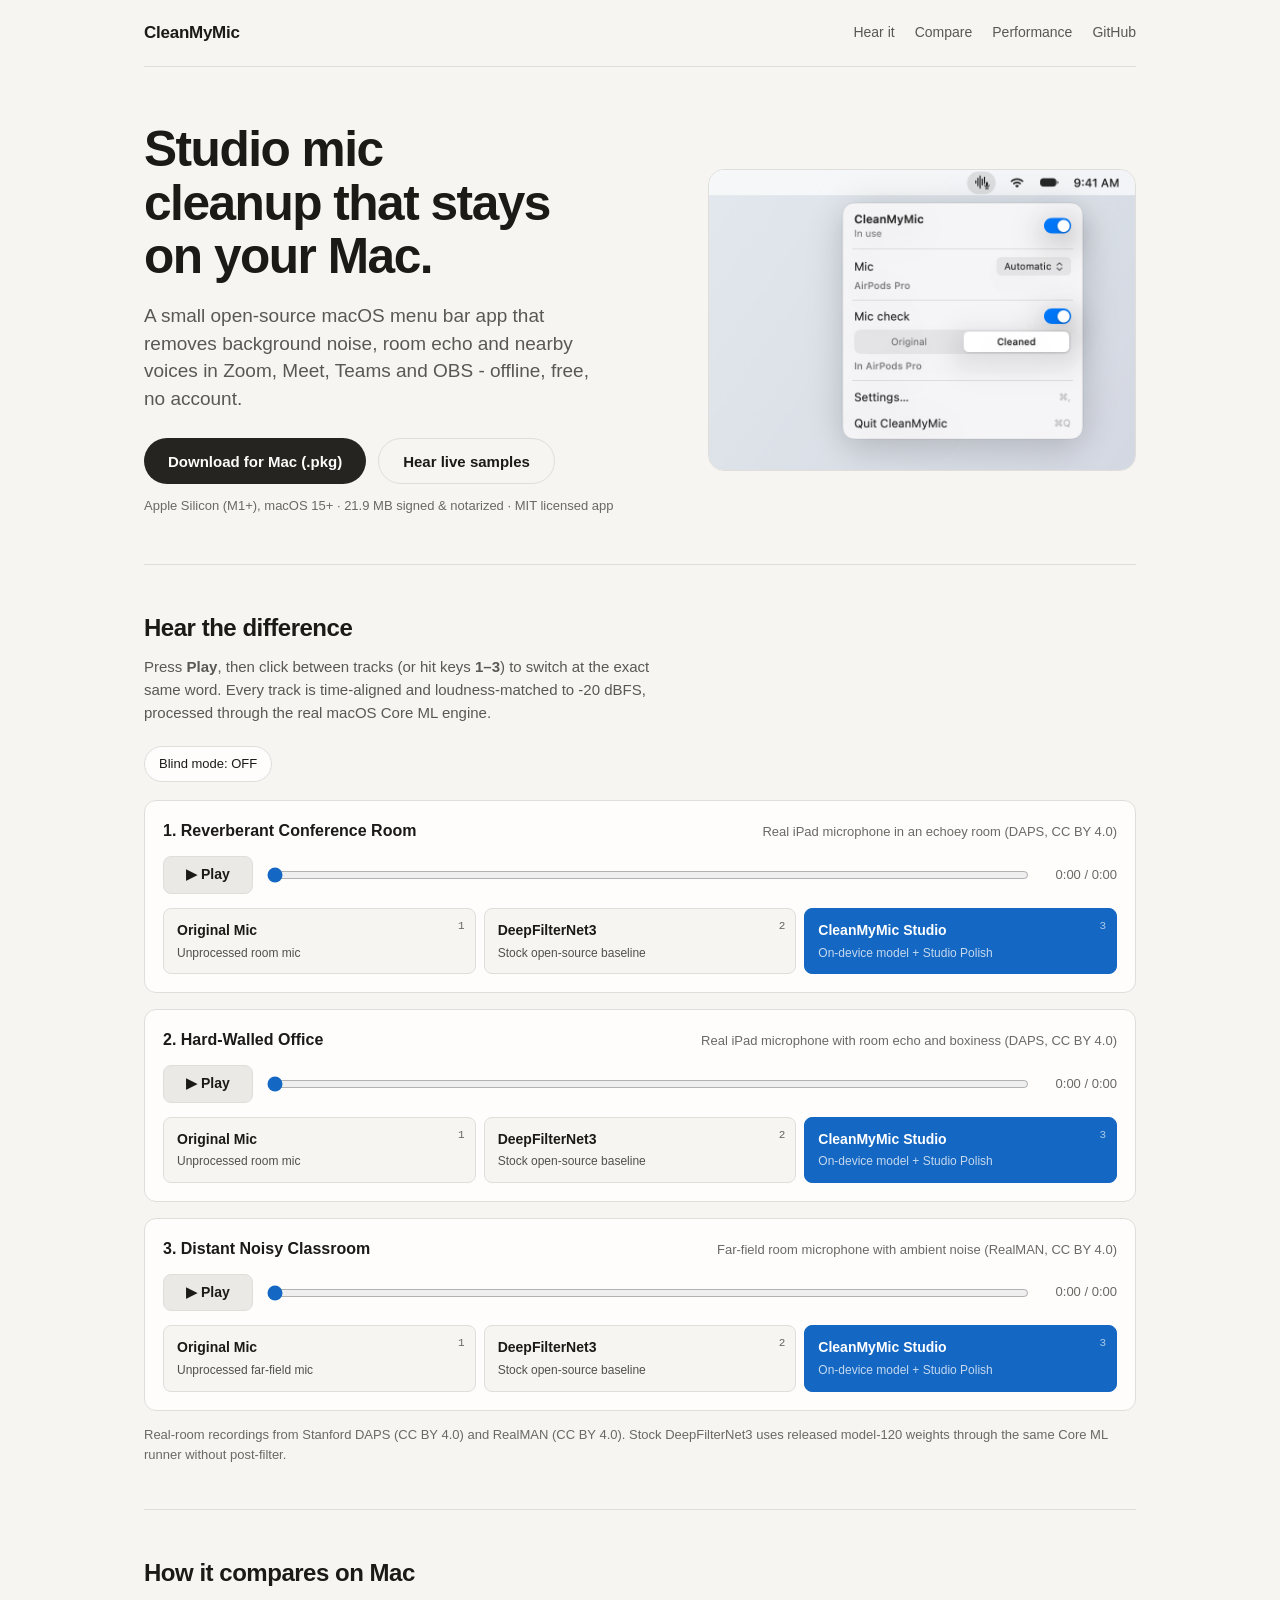
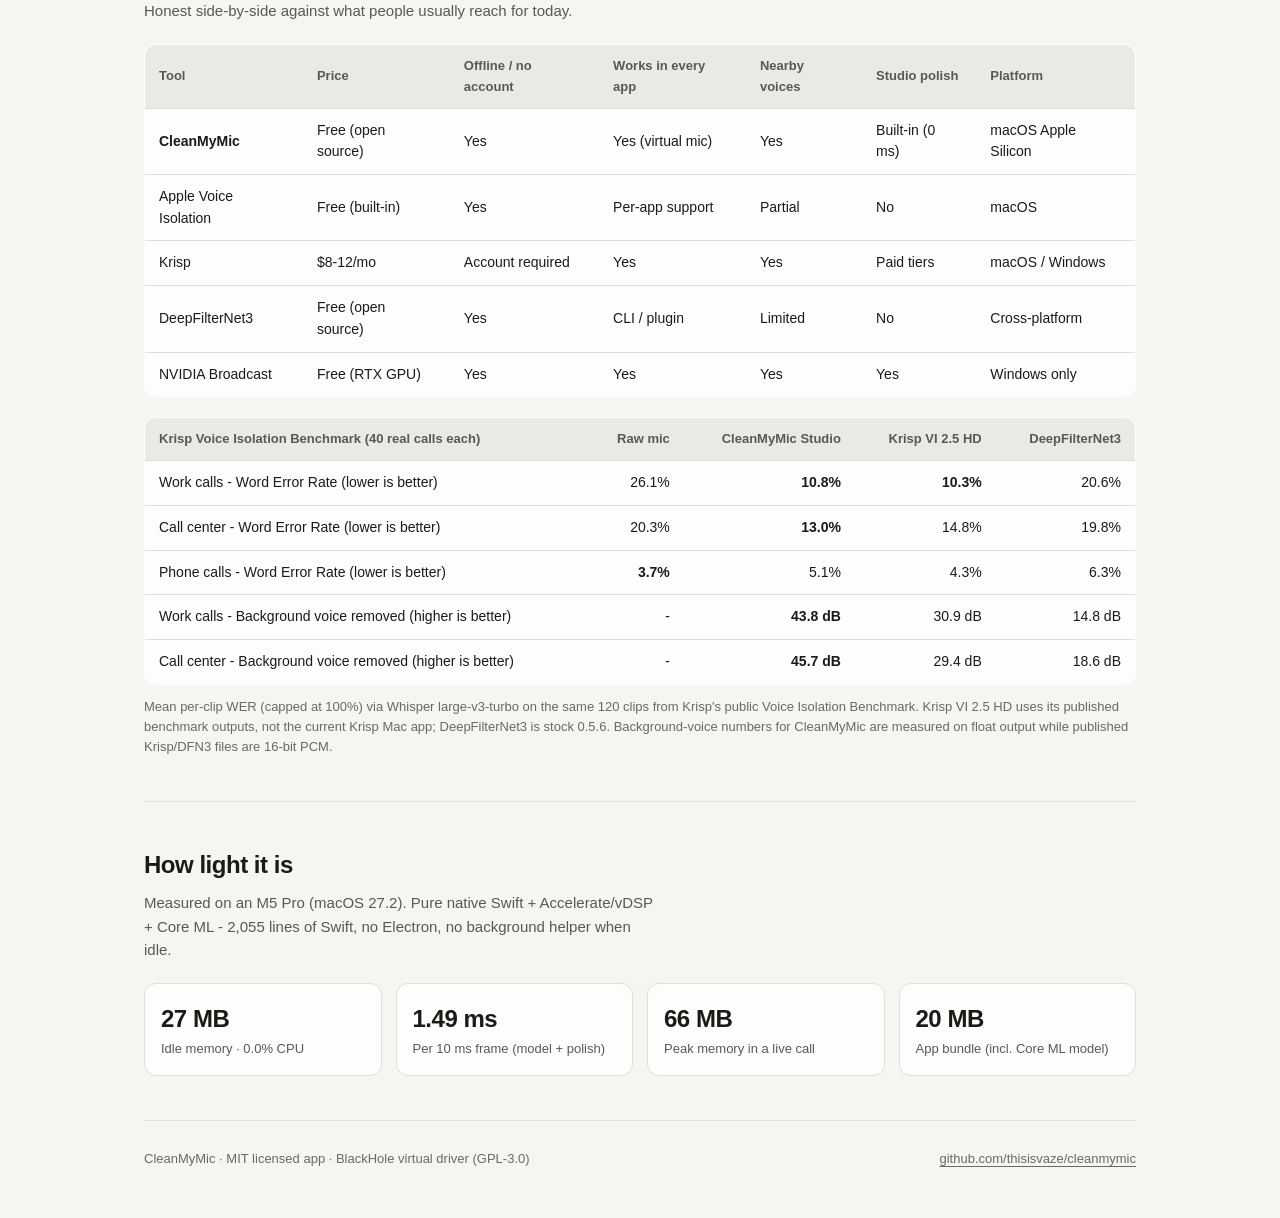
<file: docs/index.html>
<!doctype html>
<html lang="en">
<head>
<meta charset="utf-8">
<meta name="viewport" content="width=device-width, initial-scale=1, viewport-fit=cover">
<title>CleanMyMic - offline mic noise cancellation &amp; studio polish for Mac</title>
<meta name="description" content="Open-source macOS menu bar app that removes background noise and nearby voices from your mic locally on Apple Silicon - no account, no cloud.">
<meta name="color-scheme" content="light dark">
<link rel="stylesheet" href="tokens.css">
<style>
*, *::before, *::after { box-sizing: border-box; }
body {
  margin: 0;
  background: var(--color-page);
  color: var(--color-ink);
  font-family: var(--font-body);
  font-size: 16px;
  line-height: 1.55;
  -webkit-font-smoothing: antialiased;
}
img { display: block; max-width: 100%; height: auto; }
a { color: inherit; text-underline-offset: 3px; }
code { font-family: var(--font-mono); font-size: .9em; }

.wrap { max-width: var(--page-max); margin-inline: auto; padding-inline: var(--page-gutter); }

.nav {
  display: flex; justify-content: space-between; align-items: center;
  padding-block: 20px; border-bottom: 1px solid var(--color-line);
}
.wordmark { font-weight: 700; font-size: 17px; letter-spacing: -.015em; text-decoration: none; }
.nav-links { display: flex; gap: 20px; font-size: 14px; color: var(--color-secondary); }
.nav-links a { text-decoration: none; }
.nav-links a:hover { color: var(--color-ink); text-decoration: underline; }

.hero {
  display: grid; gap: 40px; align-items: center;
  padding-block: 56px 48px;
}
@media (min-width: 820px) { .hero { grid-template-columns: 1.1fr .9fr; } }
h1 {
  font-family: var(--font-display); font-size: clamp(2.1rem, 2.5vw + 1.4rem, 3.1rem);
  font-weight: 700; line-height: 1.08; letter-spacing: -.03em; margin: 0; max-width: 15ch;
}
.lede { margin: 18px 0 0; font-size: 19px; line-height: 1.45; color: var(--color-secondary); max-width: 44ch; }
.cta { display: flex; flex-wrap: wrap; gap: 12px; align-items: center; margin-top: 26px; }
.btn {
  display: inline-flex; align-items: center; justify-content: center; min-height: 46px;
  padding: 0 24px; border-radius: var(--radius-pill); font-weight: 600; font-size: 15px;
  background: var(--color-accent); color: var(--color-accent-ink); text-decoration: none;
  transition: background-color 140ms ease, transform 100ms ease;
}
.btn:hover { background: var(--color-accent-hover); }
.btn:active { transform: translateY(1px); }
.btn-ghost {
  background: transparent; color: var(--color-ink); border: 1px solid var(--color-line);
}
.btn-ghost:hover { background: var(--color-accent-soft); }
.meta-note { margin: 12px 0 0; font-size: 13px; color: var(--color-muted); }
.hero-shot { border-radius: var(--radius-lg); overflow: hidden; border: 1px solid var(--color-line); }

section { padding-block: 44px; border-top: 1px solid var(--color-line); }
h2 {
  font-family: var(--font-display); font-size: 24px; font-weight: 700;
  letter-spacing: -.02em; margin: 0 0 8px;
}
.sec-sub { color: var(--color-secondary); margin: 0 0 22px; max-width: 62ch; font-size: 15px; }

.toolbar { display: flex; gap: 10px; flex-wrap: wrap; margin-bottom: 18px; }
.pill-btn {
  font: inherit; font-size: 13px; font-weight: 500; cursor: pointer;
  padding: 7px 14px; border-radius: var(--radius-pill);
  border: 1px solid var(--color-line); background: var(--color-surface); color: var(--color-ink);
}
.pill-btn:hover { background: var(--color-accent-soft); }
.pill-btn.on { background: var(--color-accent); color: var(--color-accent-ink); border-color: var(--color-accent); }

.clip-grid { display: grid; gap: 16px; }
.clip-card {
  background: var(--color-surface); border: 1px solid var(--color-line);
  border-radius: var(--radius-md); padding: 18px;
}
.clip-head { display: flex; justify-content: space-between; align-items: baseline; gap: 12px; flex-wrap: wrap; margin-bottom: 12px; }
.clip-head h3 { margin: 0; font-size: 16px; font-weight: 600; }
.clip-head span { font-size: 13px; color: var(--color-muted); }
.controls { display: flex; align-items: center; gap: 12px; margin-bottom: 14px; }
.play-btn {
  font: inherit; font-size: 14px; font-weight: 600; cursor: pointer; min-width: 90px;
  padding: 7px 14px; border-radius: var(--radius-sm);
  border: 1px solid var(--color-line); background: var(--color-accent-soft); color: var(--color-ink);
}
.play-btn.playing { background: var(--color-accent); color: var(--color-accent-ink); border-color: var(--color-accent); }
.scrubber { flex: 1; accent-color: var(--color-active); cursor: pointer; }
.time { font-variant-numeric: tabular-nums; font-size: 13px; color: var(--color-muted); min-width: 74px; text-align: right; }

.tracks { display: grid; grid-template-columns: repeat(3, 1fr); gap: 8px; }
@media (max-width: 640px) { .tracks { grid-template-columns: 1fr; } }
.track-btn {
  font: inherit; text-align: left; cursor: pointer; padding: 11px 13px;
  border-radius: var(--radius-sm); border: 1px solid var(--color-line);
  background: var(--color-page); color: var(--color-ink); position: relative;
  display: flex; flex-direction: column; gap: 2px;
}
.track-btn:hover { background: var(--color-accent-soft); }
.track-btn.active { background: var(--color-active); color: var(--color-active-ink); border-color: var(--color-active); }
.track-btn .k {
  position: absolute; top: 9px; right: 10px; font-size: 11px; opacity: .65;
  font-family: var(--font-mono);
}
.track-btn .t { font-size: 14px; font-weight: 600; padding-right: 18px; }
.track-btn .m { font-size: 12px; opacity: .75; }

.table-wrap { overflow-x: auto; }
table { width: 100%; border-collapse: collapse; font-size: 14px; background: var(--color-surface); border: 1px solid var(--color-line); border-radius: var(--radius-md); overflow: hidden; }
th, td { padding: 11px 14px; text-align: left; border-bottom: 1px solid var(--color-line); }
th { font-weight: 600; color: var(--color-secondary); font-size: 13px; background: var(--color-accent-soft); }
tr:last-child td { border-bottom: none; }
td.num, th.num { text-align: right; font-variant-numeric: tabular-nums; }

.stats { display: grid; grid-template-columns: repeat(4, 1fr); gap: 14px; }
@media (max-width: 720px) { .stats { grid-template-columns: repeat(2, 1fr); } }
.stat {
  background: var(--color-surface); border: 1px solid var(--color-line);
  border-radius: var(--radius-md); padding: 16px;
}
.stat .v { font-size: 24px; font-weight: 700; letter-spacing: -.02em; font-variant-numeric: tabular-nums; }
.stat .l { font-size: 13px; color: var(--color-secondary); margin-top: 2px; }

footer {
  padding-block: 28px 48px; border-top: 1px solid var(--color-line);
  font-size: 13px; color: var(--color-muted); display: flex; justify-content: space-between; flex-wrap: wrap; gap: 12px;
}
</style>
</head>
<body>
<div class="wrap">
  <nav class="nav">
    <a class="wordmark" href="./">CleanMyMic</a>
    <div class="nav-links">
      <a href="#hear">Hear it</a>
      <a href="#compare">Compare</a>
      <a href="#light">Performance</a>
      <a href="https://github.com/thisisvaze/cleanmymic">GitHub</a>
    </div>
  </nav>

  <header class="hero">
    <div>
      <h1>Studio mic cleanup that stays on your Mac.</h1>
      <p class="lede">
        A small open-source macOS menu bar app that removes background noise, room echo and nearby voices in Zoom, Meet, Teams and OBS - offline, free, no account.
      </p>
      <div class="cta">
        <a class="btn" href="https://github.com/thisisvaze/cleanmymic/releases/latest/download/CleanMyMic-0.2.0-arm64.pkg">Download for Mac (.pkg)</a>
        <a class="btn btn-ghost" href="#hear">Hear live samples</a>
      </div>
      <p class="meta-note">Apple Silicon (M1+), macOS 15+ · 21.9 MB signed &amp; notarized · MIT licensed app</p>
    </div>
    <figure class="hero-shot" style="margin:0;">
      <picture>
        <source media="(prefers-color-scheme: dark)" srcset="images/menu-dark.png">
        <img src="images/menu-light.png" alt="CleanMyMic menu bar panel showing cleanup active with AirPods Pro and Mic check">
      </picture>
    </figure>
  </header>

  <section id="hear">
    <h2>Hear the difference</h2>
    <p class="sec-sub">
      Press <strong>Play</strong>, then click between tracks (or hit keys <strong>1–3</strong>) to switch at the exact same word. Every track is time-aligned and loudness-matched to -20 dBFS, processed through the real macOS Core ML engine.
    </p>
    <div class="toolbar">
      <button class="pill-btn" id="blindBtn">Blind mode: OFF</button>
    </div>
    <div class="clip-grid" id="mount"></div>
    <p class="meta-note" style="margin-top:14px;">
      Real-room recordings from Stanford DAPS (CC BY 4.0) and RealMAN (CC BY 4.0). Stock DeepFilterNet3 uses released model-120 weights through the same Core ML runner without post-filter.
    </p>
  </section>

  <section id="compare">
    <h2>How it compares on Mac</h2>
    <p class="sec-sub">
      Honest side-by-side against what people usually reach for today.
    </p>
    <div class="table-wrap" style="margin-bottom:20px;">
      <table>
        <thead>
          <tr>
            <th>Tool</th>
            <th>Price</th>
            <th>Offline / no account</th>
            <th>Works in every app</th>
            <th>Nearby voices</th>
            <th>Studio polish</th>
            <th>Platform</th>
          </tr>
        </thead>
        <tbody>
          <tr>
            <td><strong>CleanMyMic</strong></td>
            <td>Free (open source)</td>
            <td>Yes</td>
            <td>Yes (virtual mic)</td>
            <td>Yes</td>
            <td>Built-in (0 ms)</td>
            <td>macOS Apple Silicon</td>
          </tr>
          <tr>
            <td>Apple Voice Isolation</td>
            <td>Free (built-in)</td>
            <td>Yes</td>
            <td>Per-app support</td>
            <td>Partial</td>
            <td>No</td>
            <td>macOS</td>
          </tr>
          <tr>
            <td>Krisp</td>
            <td>$8-12/mo</td>
            <td>Account required</td>
            <td>Yes</td>
            <td>Yes</td>
            <td>Paid tiers</td>
            <td>macOS / Windows</td>
          </tr>
          <tr>
            <td>DeepFilterNet3</td>
            <td>Free (open source)</td>
            <td>Yes</td>
            <td>CLI / plugin</td>
            <td>Limited</td>
            <td>No</td>
            <td>Cross-platform</td>
          </tr>
          <tr>
            <td>NVIDIA Broadcast</td>
            <td>Free (RTX GPU)</td>
            <td>Yes</td>
            <td>Yes</td>
            <td>Yes</td>
            <td>Yes</td>
            <td>Windows only</td>
          </tr>
        </tbody>
      </table>
    </div>

    <div class="table-wrap">
      <table>
        <thead>
          <tr>
            <th>Krisp Voice Isolation Benchmark (40 real calls each)</th>
            <th class="num">Raw mic</th>
            <th class="num">CleanMyMic Studio</th>
            <th class="num">Krisp VI 2.5 HD</th>
            <th class="num">DeepFilterNet3</th>
          </tr>
        </thead>
        <tbody>
          <tr>
            <td>Work calls - Word Error Rate (lower is better)</td>
            <td class="num">26.1%</td>
            <td class="num"><strong>10.8%</strong></td>
            <td class="num"><strong>10.3%</strong></td>
            <td class="num">20.6%</td>
          </tr>
          <tr>
            <td>Call center - Word Error Rate (lower is better)</td>
            <td class="num">20.3%</td>
            <td class="num"><strong>13.0%</strong></td>
            <td class="num">14.8%</td>
            <td class="num">19.8%</td>
          </tr>
          <tr>
            <td>Phone calls - Word Error Rate (lower is better)</td>
            <td class="num"><strong>3.7%</strong></td>
            <td class="num">5.1%</td>
            <td class="num">4.3%</td>
            <td class="num">6.3%</td>
          </tr>
          <tr>
            <td>Work calls - Background voice removed (higher is better)</td>
            <td class="num">-</td>
            <td class="num"><strong>43.8 dB</strong></td>
            <td class="num">30.9 dB</td>
            <td class="num">14.8 dB</td>
          </tr>
          <tr>
            <td>Call center - Background voice removed (higher is better)</td>
            <td class="num">-</td>
            <td class="num"><strong>45.7 dB</strong></td>
            <td class="num">29.4 dB</td>
            <td class="num">18.6 dB</td>
          </tr>
        </tbody>
      </table>
    </div>
    <p class="meta-note">
      Mean per-clip WER (capped at 100%) via Whisper large-v3-turbo on the same 120 clips from Krisp's public Voice Isolation Benchmark. Krisp VI 2.5 HD uses its published benchmark outputs, not the current Krisp Mac app; DeepFilterNet3 is stock 0.5.6. Background-voice numbers for CleanMyMic are measured on float output while published Krisp/DFN3 files are 16-bit PCM.
    </p>
  </section>

  <section id="light">
    <h2>How light it is</h2>
    <p class="sec-sub">
      Measured on an M5 Pro (macOS 27.2). Pure native Swift + Accelerate/vDSP + Core ML - 2,055 lines of Swift, no Electron, no background helper when idle.
    </p>
    <div class="stats">
      <div class="stat"><div class="v">27 MB</div><div class="l">Idle memory · 0.0% CPU</div></div>
      <div class="stat"><div class="v">1.49 ms</div><div class="l">Per 10 ms frame (model + polish)</div></div>
      <div class="stat"><div class="v">66 MB</div><div class="l">Peak memory in a live call</div></div>
      <div class="stat"><div class="v">20 MB</div><div class="l">App bundle (incl. Core ML model)</div></div>
    </div>
  </section>

  <footer>
    <span>CleanMyMic · MIT licensed app · BlackHole virtual driver (GPL-3.0)</span>
    <a href="https://github.com/thisisvaze/cleanmymic">github.com/thisisvaze/cleanmymic</a>
  </footer>
</div>

<script>
const CLIPS = [
  {
    id: "confroom",
    title: "1. Reverberant Conference Room",
    desc: "Real iPad microphone in an echoey room (DAPS, CC BY 4.0)",
    tracks: [
      { name: "Original Mic",      meta: "Unprocessed room mic",             file: "audio/daps_confroom-raw.m4a" },
      { name: "DeepFilterNet3",    meta: "Stock open-source baseline",       file: "audio/daps_confroom-dfn3.m4a" },
      { name: "CleanMyMic Studio", meta: "On-device model + Studio Polish",  file: "audio/daps_confroom-cmm.m4a" },
    ]
  },
  {
    id: "office",
    title: "2. Hard-Walled Office",
    desc: "Real iPad microphone with room echo and boxiness (DAPS, CC BY 4.0)",
    tracks: [
      { name: "Original Mic",      meta: "Unprocessed room mic",             file: "audio/daps_office2-raw.m4a" },
      { name: "DeepFilterNet3",    meta: "Stock open-source baseline",       file: "audio/daps_office2-dfn3.m4a" },
      { name: "CleanMyMic Studio", meta: "On-device model + Studio Polish",  file: "audio/daps_office2-cmm.m4a" },
    ]
  },
  {
    id: "classroom",
    title: "3. Distant Noisy Classroom",
    desc: "Far-field room microphone with ambient noise (RealMAN, CC BY 4.0)",
    tracks: [
      { name: "Original Mic",      meta: "Unprocessed far-field mic",        file: "audio/realman_class-raw.m4a" },
      { name: "DeepFilterNet3",    meta: "Stock open-source baseline",       file: "audio/realman_class-dfn3.m4a" },
      { name: "CleanMyMic Studio", meta: "On-device model + Studio Polish",  file: "audio/realman_class-cmm.m4a" },
    ]
  }
];

let blind = false;
let activeId = "confroom";
const players = {};

function fmt(t) {
  if (!isFinite(t)) return "0:00";
  return Math.floor(t / 60) + ":" + String(Math.floor(t % 60)).padStart(2, "0");
}

function build() {
  const mount = document.getElementById("mount");
  mount.innerHTML = "";
  CLIPS.forEach(c => {
    const card = document.createElement("div");
    card.className = "clip-card";
    card.innerHTML = `
      <div class="clip-head"><h3>${c.title}</h3><span>${c.desc}</span></div>
      <div class="controls">
        <button class="play-btn" id="play-${c.id}">▶ Play</button>
        <input class="scrubber" id="scrub-${c.id}" type="range" min="0" max="1000" value="0">
        <div class="time" id="time-${c.id}">0:00 / 0:00</div>
      </div>
      <div class="tracks" id="tracks-${c.id}"></div>
    `;
    mount.appendChild(card);

    const audios = c.tracks.map(tr => {
      const a = new Audio(tr.file);
      a.loop = true; a.preload = "auto"; a.muted = true;
      return a;
    });

    const st = {
      id: c.id, spec: c, audios, order: [0, 1, 2], selected: 2, playing: false,
      playBtn: card.querySelector(`#play-${c.id}`),
      scrub: card.querySelector(`#scrub-${c.id}`),
      timeEl: card.querySelector(`#time-${c.id}`),
      tracksEl: card.querySelector(`#tracks-${c.id}`),
    };
    players[c.id] = st;

    function applyAudio() {
      const idx = st.order[st.selected];
      st.audios.forEach((a, i) => { a.muted = (i !== idx); });
    }

    function render() {
      st.tracksEl.innerHTML = "";
      const letters = ["A", "B", "C"];
      st.order.forEach((origIdx, slot) => {
        const tr = c.tracks[origIdx];
        const btn = document.createElement("button");
        btn.className = "track-btn" + (slot === st.selected ? " active" : "");
        btn.innerHTML = `
          <span class="k">${slot + 1}</span>
          <span class="t">${blind ? "Sample " + letters[slot] : tr.name}</span>
          <span class="m">${blind ? "Turn blind mode off to reveal" : tr.meta}</span>
        `;
        btn.onclick = () => {
          activeId = c.id; st.selected = slot; applyAudio(); render();
          if (!st.playing) toggle();
        };
        st.tracksEl.appendChild(btn);
      });
    }

    function play() {
      Object.values(players).forEach(o => { if (o.id !== c.id && o.playing) o.pause(); });
      activeId = c.id;
      const t = st.audios[0].currentTime || 0;
      st.audios.forEach(a => { a.currentTime = t; });
      applyAudio();
      Promise.all(st.audios.map(a => a.play().catch(() => {})));
      st.playing = true; st.playBtn.textContent = "❚❚ Pause"; st.playBtn.classList.add("playing");
    }
    function pause() {
      st.audios.forEach(a => a.pause());
      st.playing = false; st.playBtn.textContent = "▶ Play"; st.playBtn.classList.remove("playing");
    }
    function toggle() { st.playing ? pause() : play(); }

    st.play = play; st.pause = pause; st.toggle = toggle; st.applyAudio = applyAudio; st.render = render;
    st.playBtn.onclick = toggle;
    st.scrub.oninput = () => {
      const target = (st.scrub.value / 1000) * (st.audios[0].duration || 1);
      st.audios.forEach(a => { a.currentTime = target; });
    };
    st.audios[0].ontimeupdate = () => {
      const a = st.audios[0]; if (!a.duration) return;
      st.scrub.value = Math.round((a.currentTime / a.duration) * 1000);
      st.timeEl.textContent = `${fmt(a.currentTime)} / ${fmt(a.duration)}`;
    };
    applyAudio(); render();
  });
}

document.getElementById("blindBtn").onclick = (e) => {
  blind = !blind;
  Object.values(players).forEach(p => {
    const arr = [0, 1, 2];
    if (blind) {
      for (let i = 2; i > 0; i--) {
        const j = Math.floor(Math.random() * (i + 1));
        [arr[i], arr[j]] = [arr[j], arr[i]];
      }
    }
    p.order = arr; p.selected = blind ? 0 : 2; p.applyAudio(); p.render();
  });
  e.target.textContent = blind ? "Blind mode: ON (click to reveal)" : "Blind mode: OFF";
  e.target.classList.toggle("on", blind);
};

window.addEventListener("keydown", (e) => {
  const p = players[activeId]; if (!p) return;
  if (e.code === "Space") { e.preventDefault(); p.toggle(); }
  if (["1", "2", "3"].includes(e.key)) {
    p.selected = Number(e.key) - 1; p.applyAudio(); p.render();
    if (!p.playing) p.play();
  }
});
build();
</script>
</body>
</html>
</file>
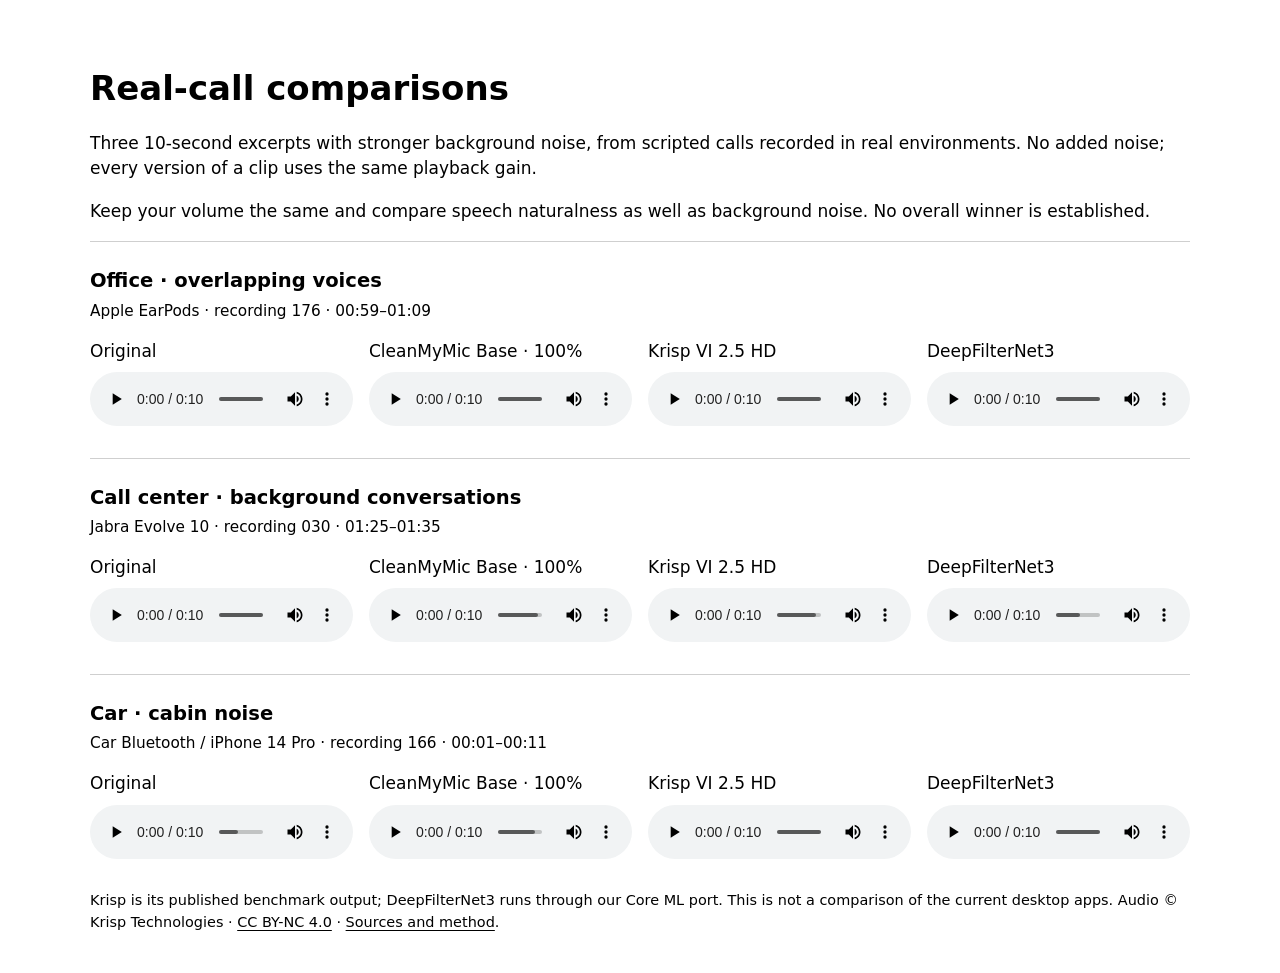
<file: docs/audio/index.html>
<!doctype html>
<html lang="en">
<meta charset="utf-8">
<meta name="viewport" content="width=device-width,initial-scale=1">
<title>CleanMyMic · Real-call comparisons</title>
<style>
  :root { color-scheme: light dark; font: 17px/1.5 system-ui, sans-serif; }
  body { max-width: 1100px; margin: 0 auto; padding: 40px 20px; }
  h1 { font-size: 2rem; margin-bottom: 8px; }
  h2 { font-size: 1.15rem; margin: 0; }
  section { border-top: 1px solid #8886; padding: 24px 0; }
  section > p { margin: 4px 0 16px; font-size: .9rem; }
  .tracks { display: grid; grid-template-columns: repeat(4, minmax(0,1fr)); gap: 16px; }
  figure { margin: 0; }
  figcaption { margin-bottom: 8px; }
  audio { width: 100%; }
  a { color: inherit; text-underline-offset: 3px; }
  footer { font-size: .85rem; }
  @media (max-width: 980px) { .tracks { grid-template-columns: repeat(2, minmax(0,1fr)); } }
  @media (max-width: 560px) { .tracks { grid-template-columns: 1fr; } }
</style>
<main>
  <h1>Real-call comparisons</h1>
  <p>Three 10-second excerpts with stronger background noise, from scripted calls recorded in real environments. No added noise; every version of a clip uses the same playback gain.</p>
  <p>Keep your volume the same and compare speech naturalness as well as background noise. No overall winner is established.</p>
  <section aria-labelledby="work">
    <h2 id="work">Office · overlapping voices</h2>
    <p>Apple EarPods · recording 176 · 00:59–01:09</p>
    <div class="tracks">
      <figure><figcaption>Original</figcaption><audio controls preload="metadata" aria-label="Office · overlapping voices: Original" src="work-raw.wav"></audio></figure>
      <figure><figcaption>CleanMyMic Base · 100%</figcaption><audio controls preload="metadata" aria-label="Office · overlapping voices: CleanMyMic Base · 100%" src="work-base.wav"></audio></figure>
      <figure><figcaption>Krisp VI 2.5 HD</figcaption><audio controls preload="metadata" aria-label="Office · overlapping voices: Krisp VI 2.5 HD" src="work-krisp.wav"></audio></figure>
      <figure><figcaption>DeepFilterNet3</figcaption><audio controls preload="metadata" aria-label="Office · overlapping voices: DeepFilterNet3" src="work-dfn3.wav"></audio></figure>
    </div>
  </section>
  <section aria-labelledby="call_center">
    <h2 id="call_center">Call center · background conversations</h2>
    <p>Jabra Evolve 10 · recording 030 · 01:25–01:35</p>
    <div class="tracks">
      <figure><figcaption>Original</figcaption><audio controls preload="metadata" aria-label="Call center · background conversations: Original" src="call_center-raw.wav"></audio></figure>
      <figure><figcaption>CleanMyMic Base · 100%</figcaption><audio controls preload="metadata" aria-label="Call center · background conversations: CleanMyMic Base · 100%" src="call_center-base.wav"></audio></figure>
      <figure><figcaption>Krisp VI 2.5 HD</figcaption><audio controls preload="metadata" aria-label="Call center · background conversations: Krisp VI 2.5 HD" src="call_center-krisp.wav"></audio></figure>
      <figure><figcaption>DeepFilterNet3</figcaption><audio controls preload="metadata" aria-label="Call center · background conversations: DeepFilterNet3" src="call_center-dfn3.wav"></audio></figure>
    </div>
  </section>
  <section aria-labelledby="phone_calls">
    <h2 id="phone_calls">Car · cabin noise</h2>
    <p>Car Bluetooth / iPhone 14 Pro · recording 166 · 00:01–00:11</p>
    <div class="tracks">
      <figure><figcaption>Original</figcaption><audio controls preload="metadata" aria-label="Car · cabin noise: Original" src="phone_calls-raw.wav"></audio></figure>
      <figure><figcaption>CleanMyMic Base · 100%</figcaption><audio controls preload="metadata" aria-label="Car · cabin noise: CleanMyMic Base · 100%" src="phone_calls-base.wav"></audio></figure>
      <figure><figcaption>Krisp VI 2.5 HD</figcaption><audio controls preload="metadata" aria-label="Car · cabin noise: Krisp VI 2.5 HD" src="phone_calls-krisp.wav"></audio></figure>
      <figure><figcaption>DeepFilterNet3</figcaption><audio controls preload="metadata" aria-label="Car · cabin noise: DeepFilterNet3" src="phone_calls-dfn3.wav"></audio></figure>
    </div>
  </section>
  <footer>Krisp is its published benchmark output; DeepFilterNet3 runs through our Core ML port. This is not a comparison of the current desktop apps. Audio © Krisp Technologies · <a href="https://creativecommons.org/licenses/by-nc/4.0/">CC BY-NC 4.0</a> · <a href="https://github.com/thisisvaze/cleanmymic/blob/main/docs/audio/README.md">Sources and method</a>.</footer>
</main>
<script>
  // one clip at a time, so versions are heard one after another at the same volume
  const players = [...document.querySelectorAll('audio')];
  players.forEach(audio => audio.addEventListener('play', () => players.forEach(other => { if (other !== audio) other.pause(); })));
</script>
</html>
</file>
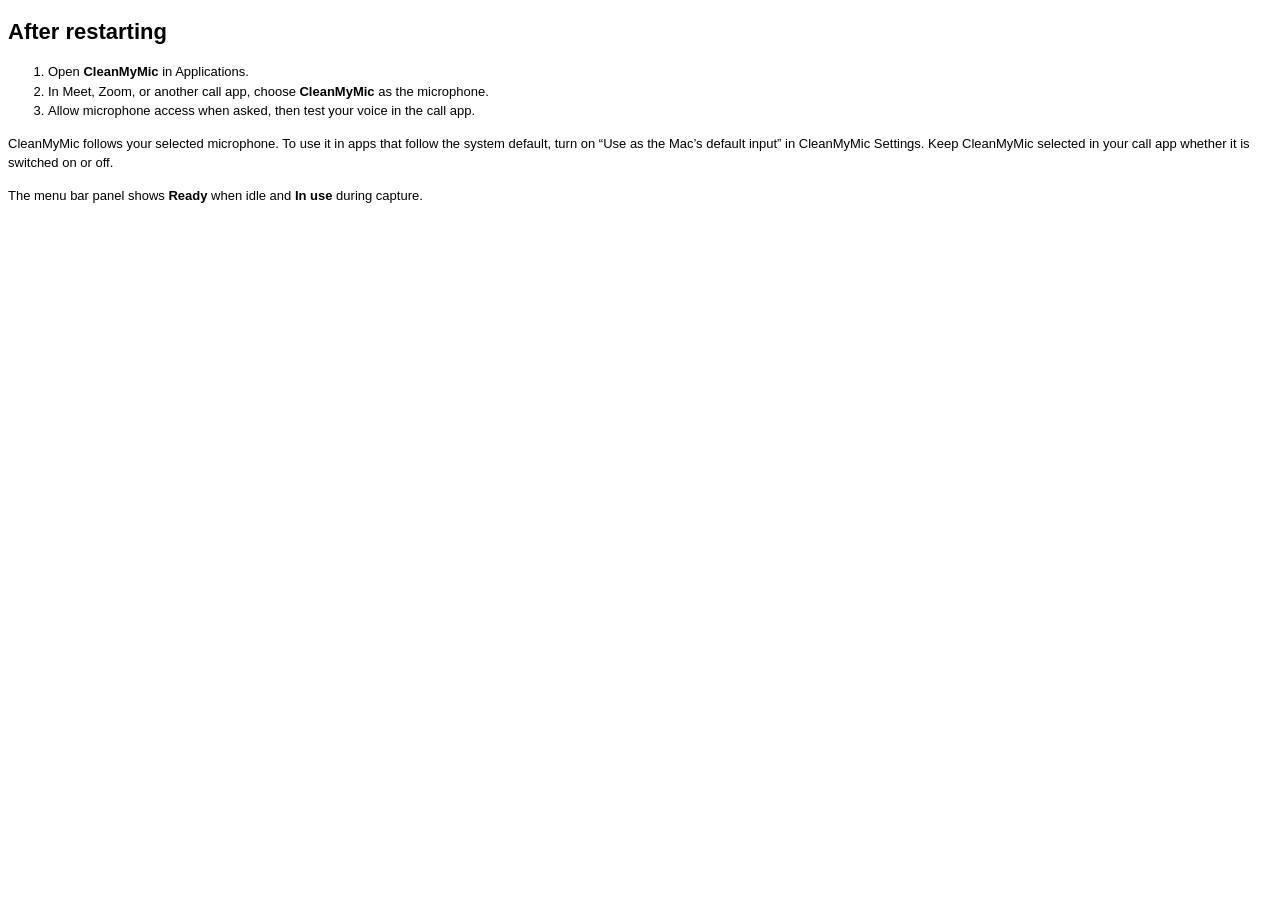
<file: mac/installer/resources/Conclusion.html>
<!doctype html><html lang="en"><meta charset="utf-8"><title>Start using CleanMyMic</title>
<style>body { font: 13px -apple-system, sans-serif; line-height: 1.5; } h1 { font-size: 22px; }</style>
<h1>After restarting</h1>
<ol><li>Open <strong>CleanMyMic</strong> in Applications.</li>
<li>In Meet, Zoom, or another call app, choose <strong>CleanMyMic</strong> as the microphone.</li>
<li>Allow microphone access when asked, then test your voice in the call app.</li></ol>
<p>CleanMyMic follows your selected microphone. To use it in apps that follow the system default, turn on “Use as the Mac’s default input” in CleanMyMic Settings. Keep CleanMyMic selected in your call app whether it is switched on or off.</p>
<p>The menu bar panel shows <strong>Ready</strong> when idle and <strong>In use</strong> during capture.</p>
</html>
</file>
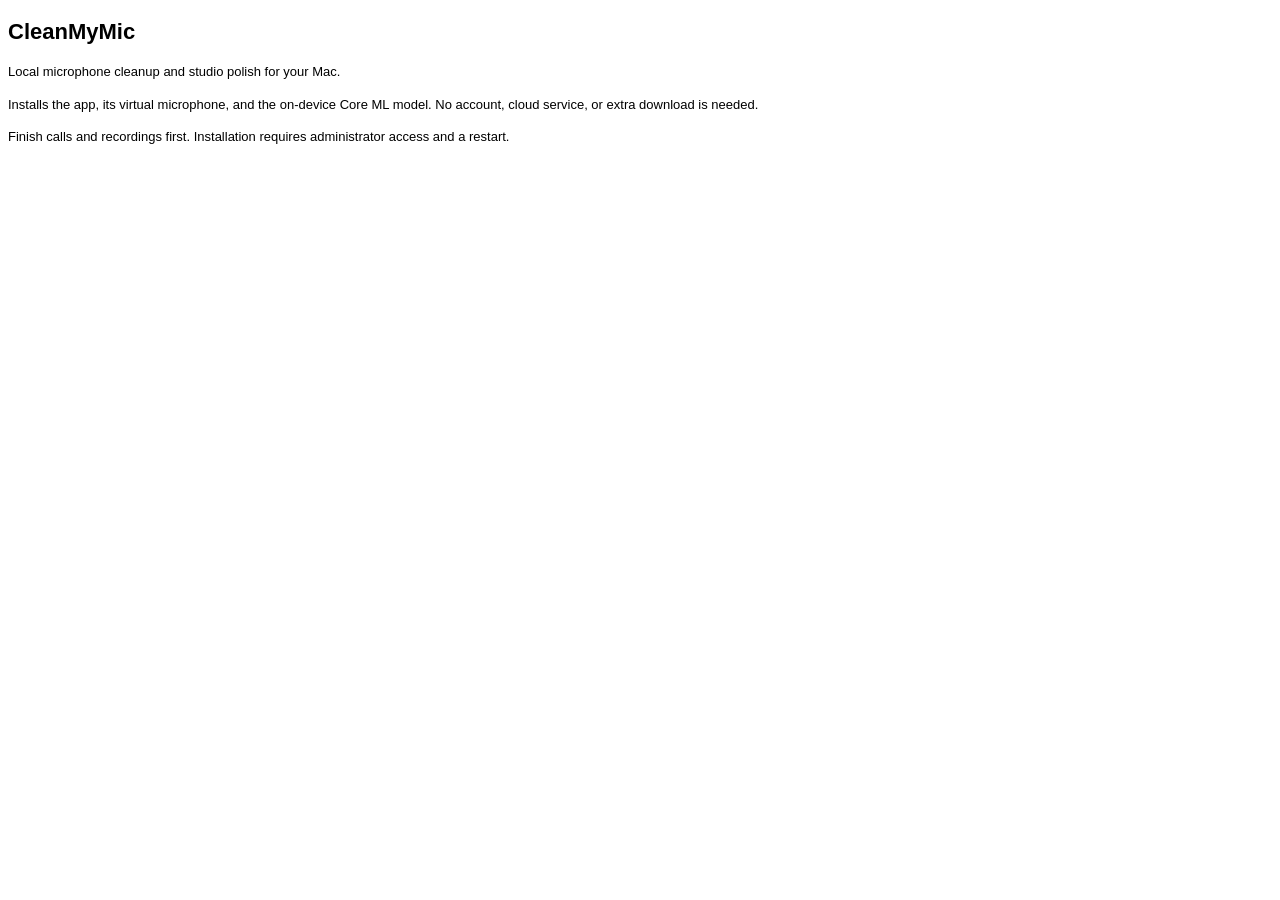
<file: mac/installer/resources/ReadMe.html>
<!doctype html><html lang="en"><meta charset="utf-8"><title>CleanMyMic</title>
<style>body { font: 13px -apple-system, sans-serif; line-height: 1.5; } h1 { font-size: 22px; }</style>
<h1>CleanMyMic</h1>
<p>Local microphone cleanup and studio polish for your Mac.</p>
<p>Installs the app, its virtual microphone, and the on-device Core ML model. No account, cloud service, or extra download is needed.</p>
<p>Finish calls and recordings first. Installation requires administrator access and a restart.</p>
</html>
</file>
<file: docs/tokens.css>
:root {
  color-scheme: light dark;
  --font-body: -apple-system, BlinkMacSystemFont, "SF Pro Text", "Segoe UI", sans-serif;
  --font-display: -apple-system, BlinkMacSystemFont, "SF Pro Display", "Segoe UI", sans-serif;
  --font-mono: "SFMono-Regular", ui-monospace, Consolas, monospace;

  --color-page: oklch(97% .004 90);
  --color-surface: oklch(99.5% .002 90);
  --color-ink: oklch(22% .007 90);
  --color-secondary: oklch(46% .007 90);
  --color-muted: oklch(52% .007 90);
  --color-line: oklch(90% .006 90);
  --color-accent: oklch(26% .007 90);
  --color-accent-ink: oklch(99.5% .002 90);
  --color-accent-hover: oklch(36% .007 90);
  --color-accent-soft: oklch(93.5% .005 90);
  --color-active: oklch(52% .16 255);
  --color-active-ink: #fff;
  --color-focus: oklch(30% .007 90);

  --page-gutter: clamp(16px, 4vw, 48px);
  --page-max: 68rem;
  --radius-sm: 8px;
  --radius-md: 12px;
  --radius-lg: 16px;
  --radius-pill: 99px;
}

@media (prefers-color-scheme: dark) {
  :root {
    --color-page: oklch(16% .005 90);
    --color-surface: oklch(20.5% .006 90);
    --color-ink: oklch(94% .005 90);
    --color-secondary: oklch(76% .006 90);
    --color-muted: oklch(68% .006 90);
    --color-line: oklch(29% .006 90);
    --color-accent: oklch(93% .005 90);
    --color-accent-ink: oklch(18% .006 90);
    --color-accent-hover: oklch(84% .005 90);
    --color-accent-soft: oklch(26% .006 90);
    --color-active: oklch(60% .17 255);
    --color-active-ink: #fff;
    --color-focus: oklch(93% .005 90);
  }
}
</file>
